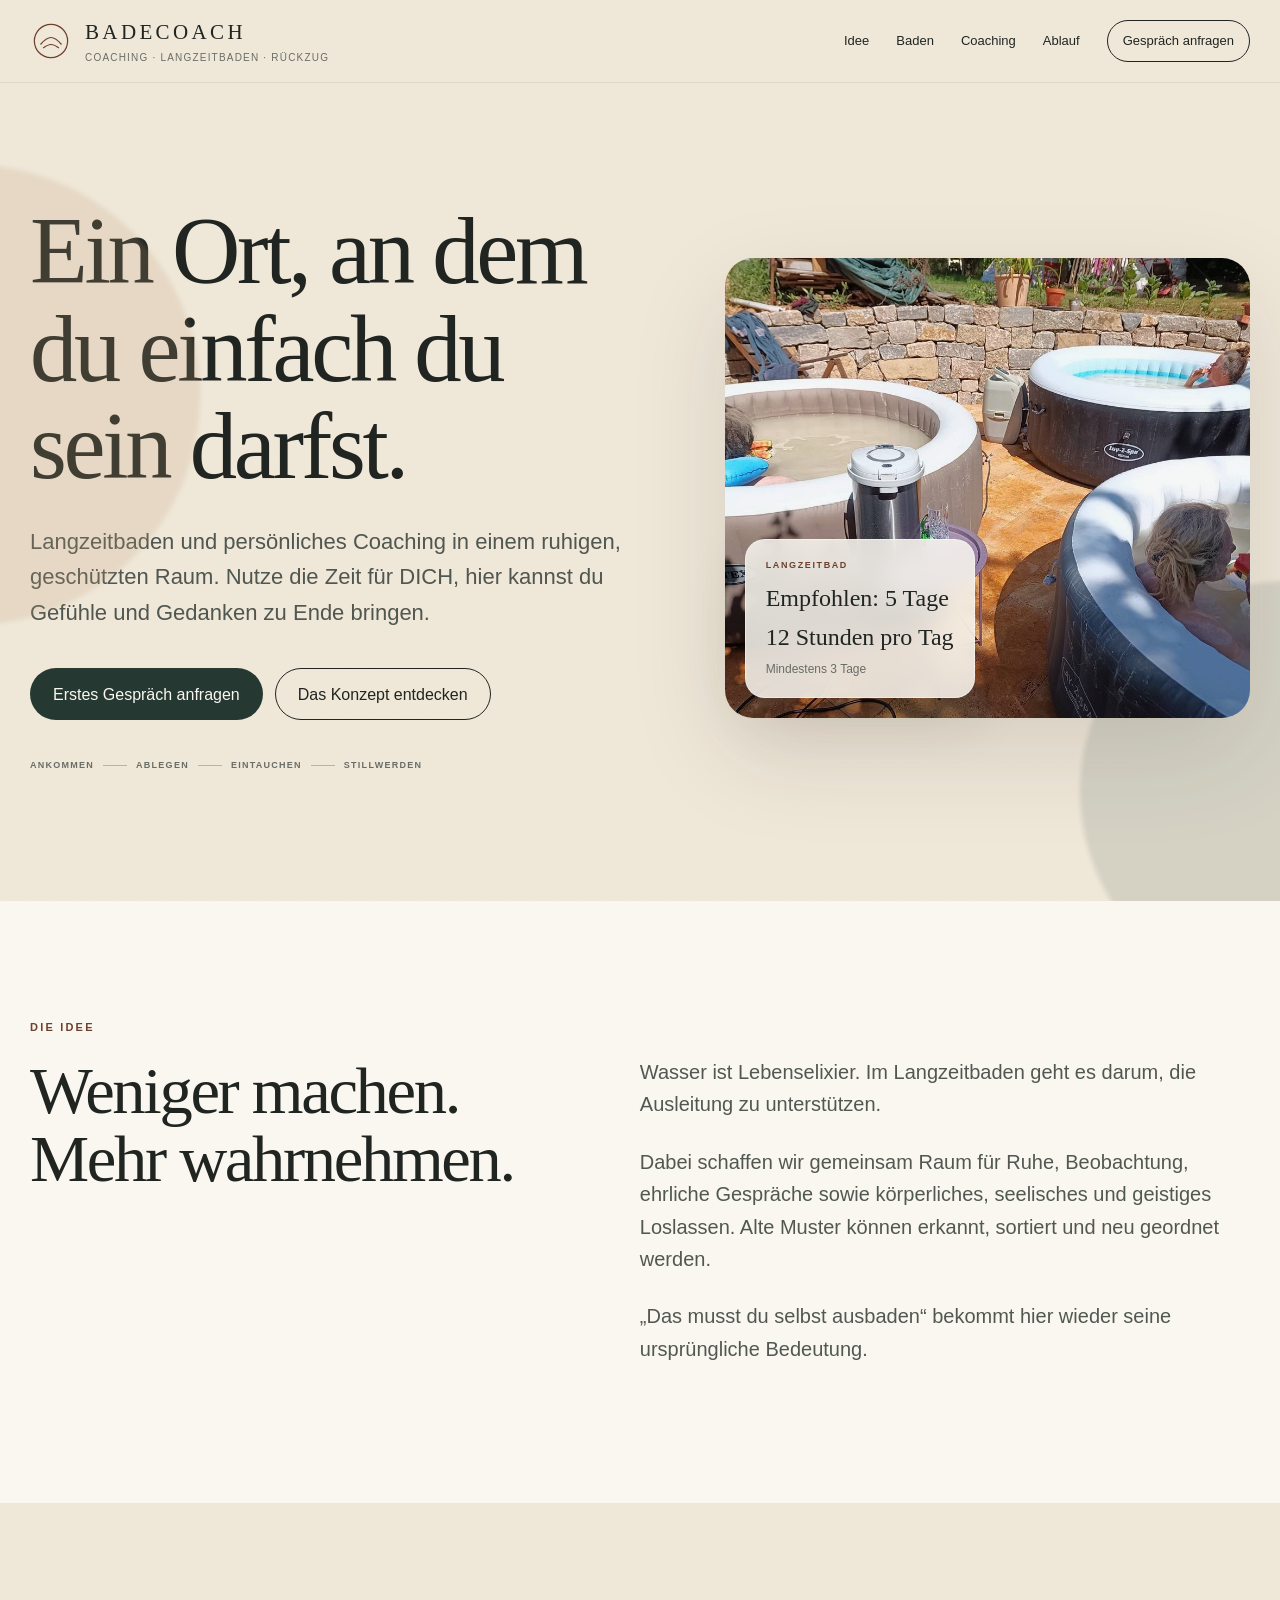
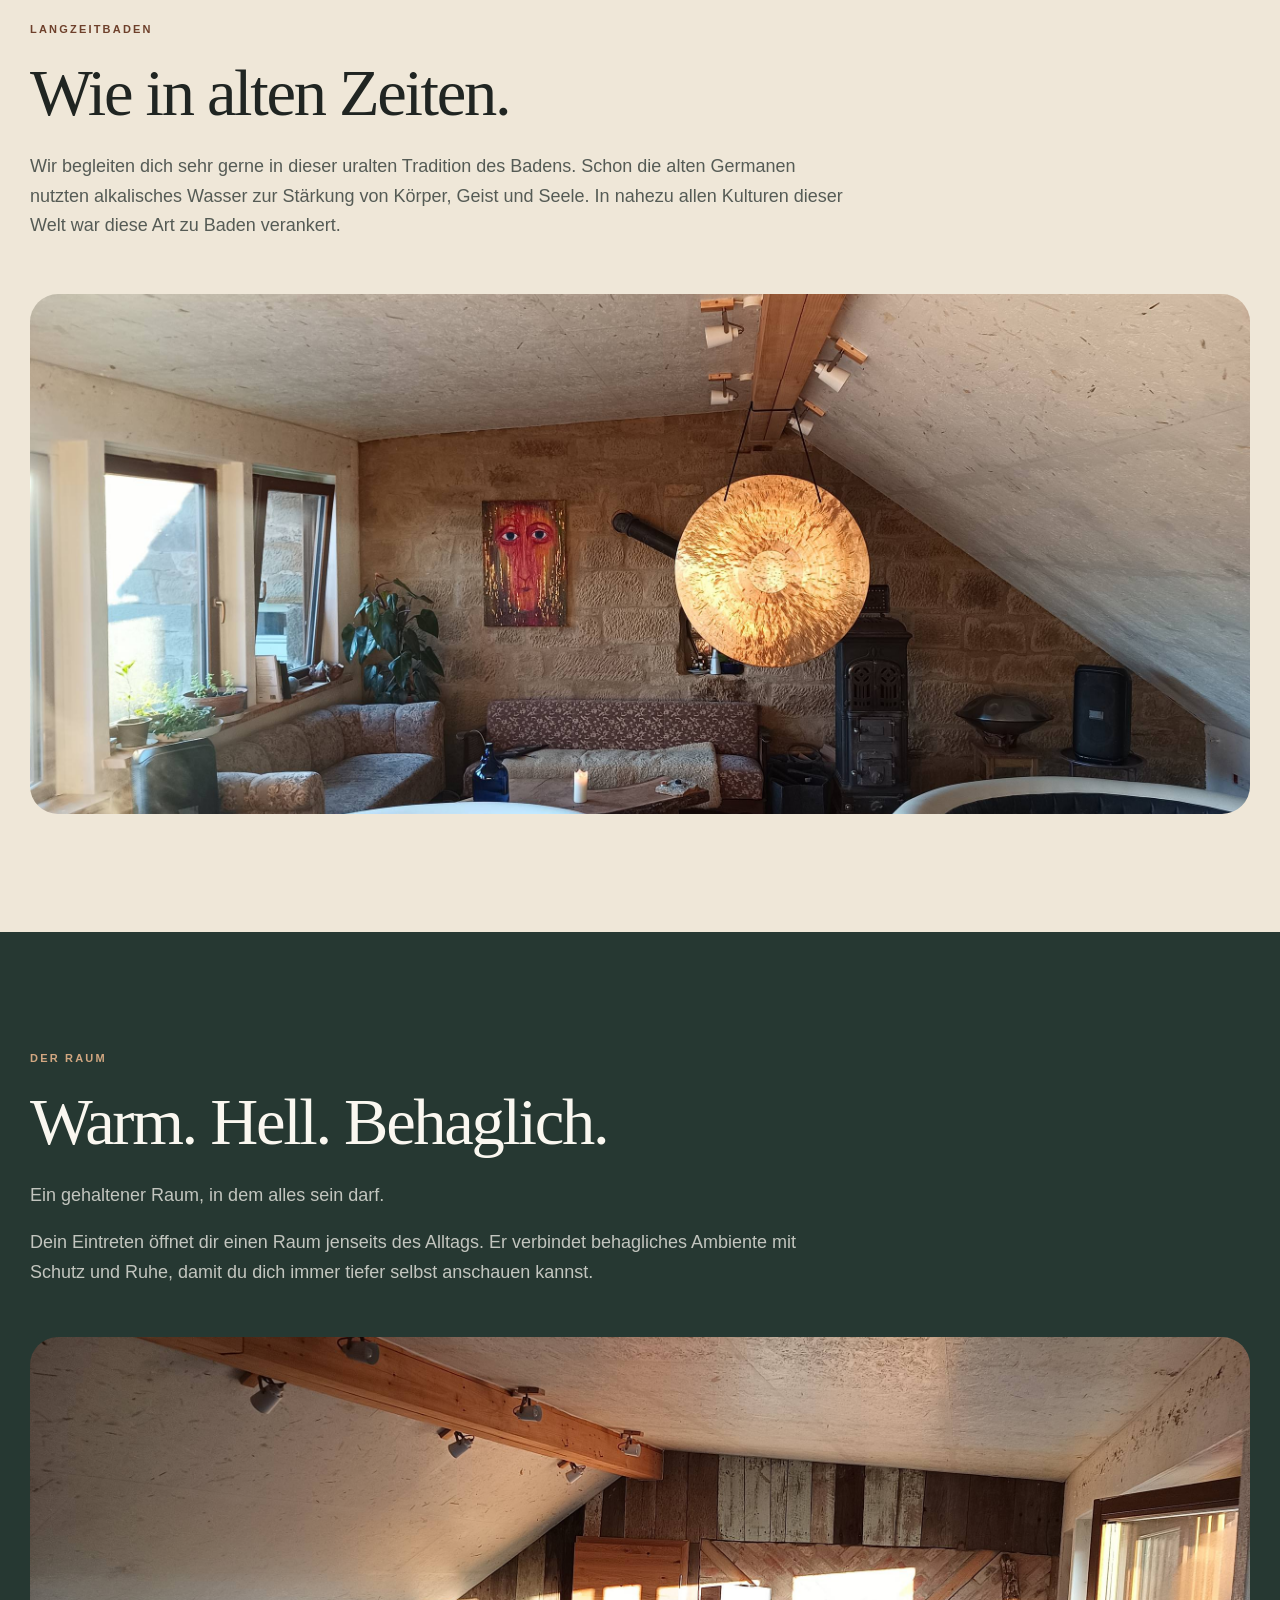
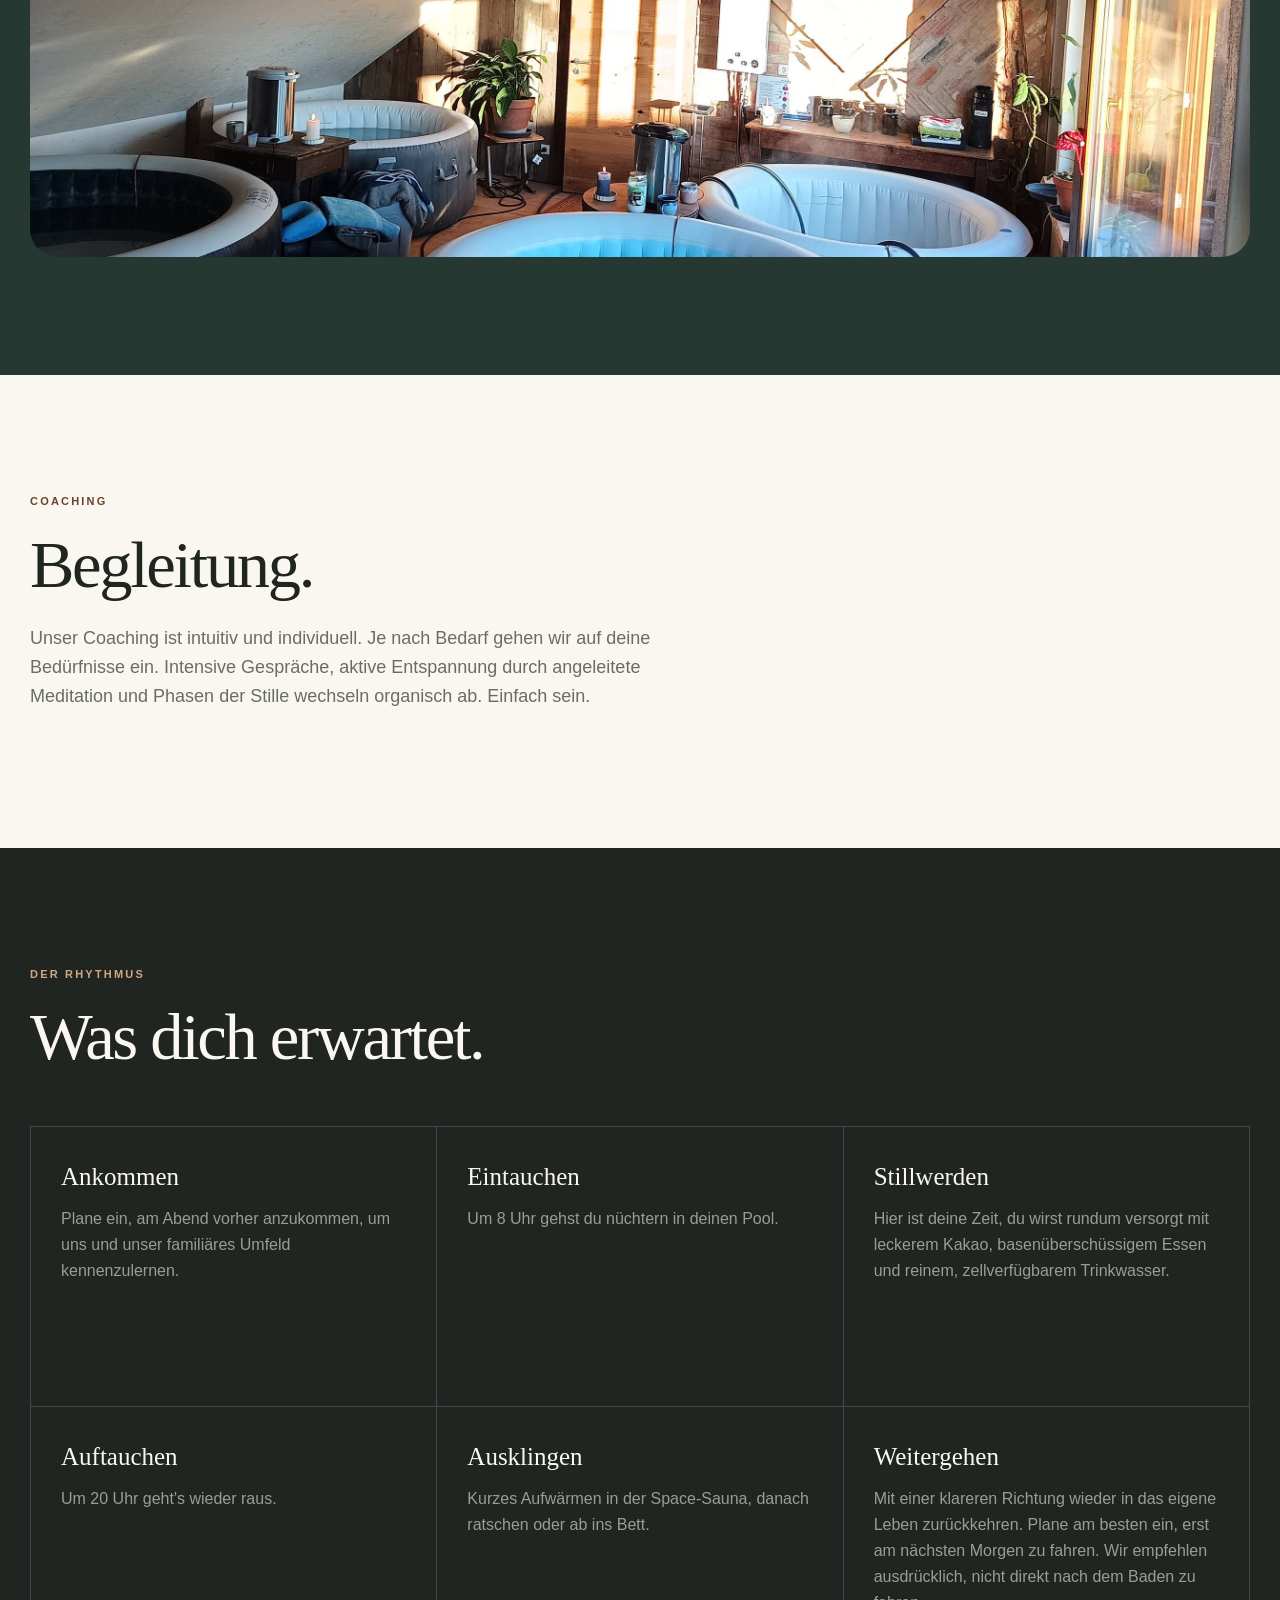
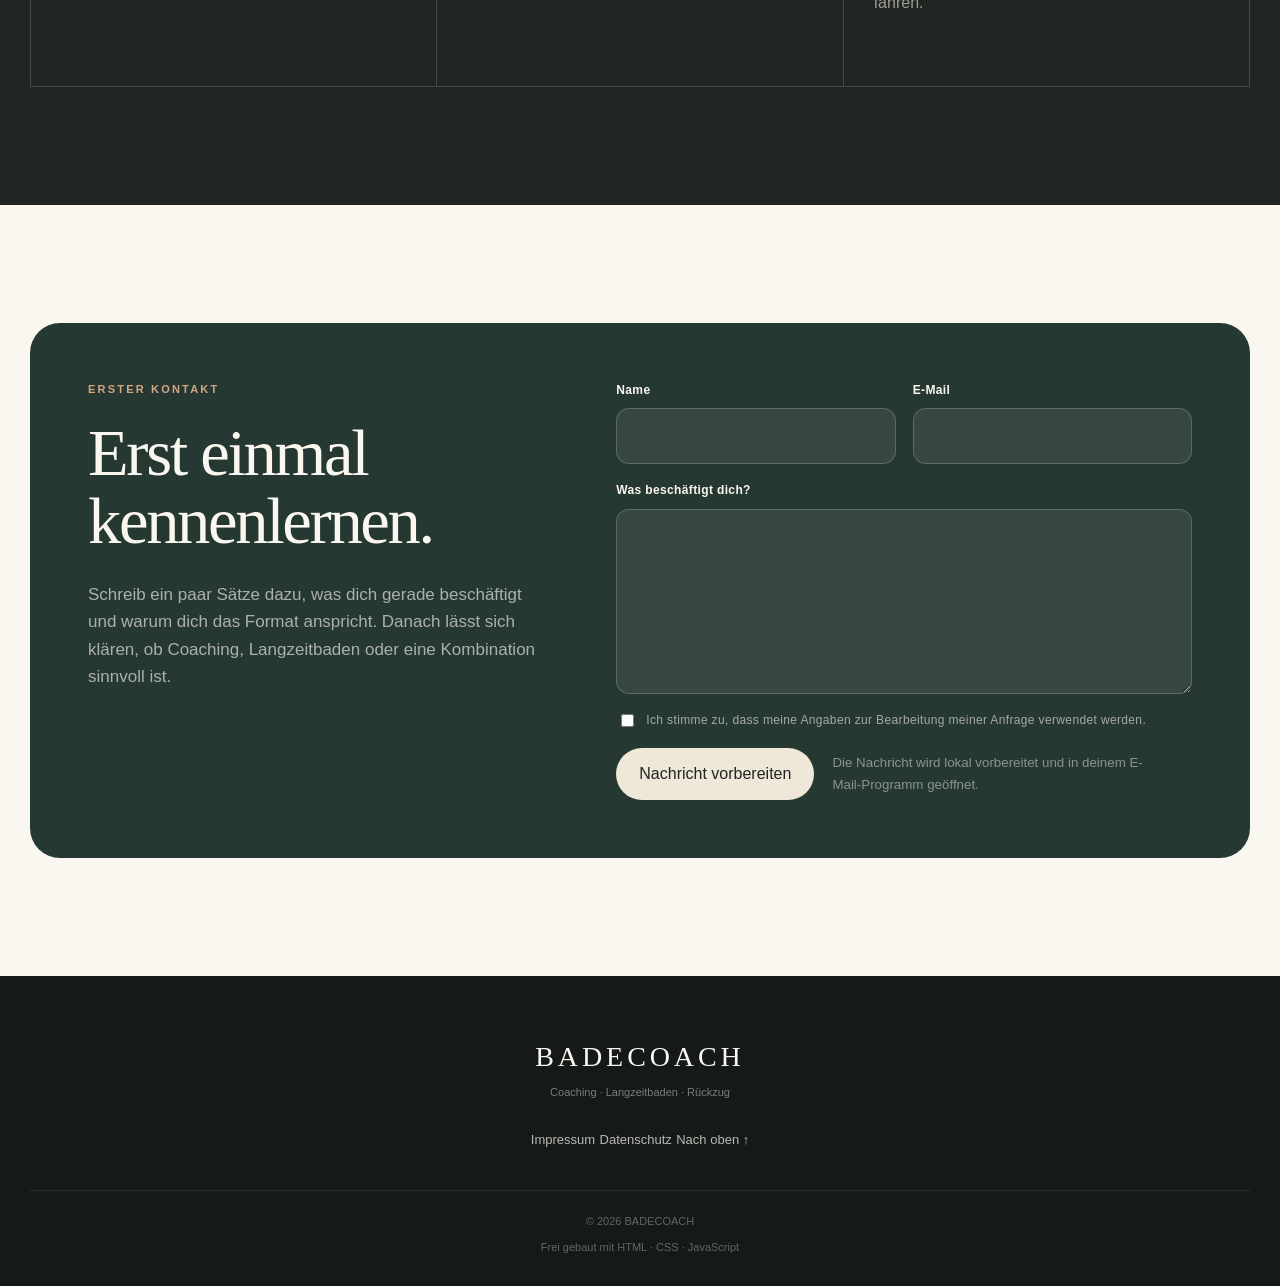
<file: index.html>
<!doctype html>
<html lang="de">
<head>
  <meta charset="utf-8">
  <meta name="viewport" content="width=device-width, initial-scale=1">
  <meta name="description" content="BADECOACH – Coaching, Langzeitbaden und Rückzug in einer ruhigen, organisch gestalteten Umgebung.">
  <meta name="theme-color" content="#efe7d8">
  <title>BADECOACH – Coaching & Langzeitbaden</title>
  <meta name="description" content="BADECOACH – das etwas andere Bad.">

<meta property="og:title" content="BADECOACH">
<meta property="og:description" content="Das etwas andere Bad.">
<meta property="og:url" content="https://badecoach.com">
<meta property="og:type" content="website">
<meta property="og:image" content="https://badecoach.com/Bilder/draussenbad.jpeg">

<meta name="twitter:card" content="summary_large_image">
<meta name="twitter:title" content="BADECOACH">
<meta name="twitter:description" content="Das etwas andere Bad.">
<meta name="twitter:image" content="https://badecoach.com/Bilder/draussenbad.jpeg">
  <link rel="stylesheet" href="styles.css">
</head>
<body id="top">
  <a class="skip-link" href="#inhalt">Zum Inhalt</a>

  <header class="site-header">
    <div class="container header-inner">
      <a class="brand" href="#top" aria-label="BADECOACH Startseite">
        <span class="brand-symbol" aria-hidden="true">
          <svg viewBox="0 0 48 48" role="img">
            <circle cx="24" cy="24" r="19"></circle>
            <path d="M12 28c5-6 9-8 12-8s7 2 12 8"></path>
            <path d="M15 32c4-3 7-4 9-4s5 1 9 4"></path>
          </svg>
        </span>
        <span class="brand-text">
          <strong>BADECOACH</strong>
          <small>Coaching · Langzeitbaden · Rückzug</small>
        </span>
      </a>

      <button class="menu-button" type="button" aria-expanded="false" aria-controls="navigation">
        Menü
      </button>

      <nav id="navigation" class="navigation" aria-label="Hauptnavigation">
        <a href="#idee">Idee</a>
        <a href="#baden">Baden</a>
        <a href="#coaching">Coaching</a>
        <a href="#ablauf">Ablauf</a>
        <a href="#kontakt" class="nav-cta">Gespräch anfragen</a>
      </nav>
    </div>
  </header>

  <main id="inhalt">
    <section class="hero">
      <div class="hero-glow hero-glow-a" aria-hidden="true"></div>
      <div class="hero-glow hero-glow-b" aria-hidden="true"></div>

      <div class="container hero-grid">
        <div class="hero-copy">
          
          <h1>Ein Ort, an dem du einfach du sein darfst.</h1>

          <p class="lead">
            Langzeitbaden und persönliches Coaching in einem ruhigen, geschützten Raum.
            Nutze die Zeit für DICH, hier kannst du Gefühle und Gedanken zu Ende bringen.
            
          </p>

          <div class="hero-actions">
            <a class="button button-primary" href="#kontakt">Erstes Gespräch anfragen</a>
            <a class="button button-secondary" href="#idee">Das Konzept entdecken</a>
          </div>

          <div class="hero-signature">
            <span>ANKOMMEN</span>
            <i></i>
            <span>ABLEGEN</span>
            <i></i>
            <span>EINTAUCHEN</span>
            <i></i>
            <span>STILLWERDEN</span>
          </div>
        </div>

        <div class="hero-art">
          <img src="Bilder/draussenbad.jpeg"
  alt="Badebereich bei BADECOACH"
  class="hero-image"
  fetchpriority="high"
  decoding="async"
>

          <div class="hero-note">
            <span class="hero-note-kicker">LANGZEITBAD</span>
            <strong>Empfohlen: 5 Tage</strong>
            <strong>12 Stunden pro Tag</strong>
            <p>Mindestens 3 Tage</p>
          </div>
        </div>
      </div>
    </section>

   <section class="section manifesto" id="idee">
  <div class="container manifesto-grid">

    <div>
      <p class="eyebrow">DIE IDEE</p>
      <h2>Weniger machen.<br>Mehr wahrnehmen.</h2>
    </div>

    <div class="manifesto-copy">
      <p>
        Wasser ist Lebenselixier. Im Langzeitbaden geht es darum,
        die Ausleitung zu unterstützen.
      </p>

      <p>
        Dabei schaffen wir gemeinsam Raum für Ruhe, Beobachtung,
        ehrliche Gespräche sowie körperliches, seelisches und geistiges Loslassen.
        Alte Muster können erkannt, sortiert und neu geordnet werden.
      </p>

      <p>
        „Das musst du selbst ausbaden“ bekommt hier wieder seine
        ursprüngliche Bedeutung.
      </p>
    </div>

  </div>
</section>

     <section class="section bath-section" id="baden">
      <div class="container">
        <div class="section-heading narrow">
          <p class="eyebrow">LANGZEITBADEN</p>
          <h2>Wie in alten Zeiten.
          </h2>
          <p>
          Wir begleiten dich sehr gerne in dieser uralten Tradition des Badens. Schon die alten Germanen
          nutzten alkalisches Wasser zur Stärkung von Körper, Geist und Seele. In nahezu allen Kulturen dieser
          Welt war diese Art zu Baden verankert.

          </p>
        </div>
<img
  src="Bilder/Gong.jpg"
  alt="Innenraum beim Langzeitbaden"
  class="bath-section-image"
  loading="lazy"
  decoding="async"
>
      </div>
    </section>


<section class="section copper-section">
  <div class="container">

    <div class="copper-copy">

      <p class="eyebrow">DER RAUM</p>

      <h2>Warm. Hell. Behaglich.</h2>

      <p>
        Ein gehaltener Raum, in dem alles sein darf.
      </p>

      <p>
        Dein Eintreten öffnet dir einen Raum jenseits des Alltags.
        Er verbindet behagliches Ambiente mit Schutz und Ruhe,
        damit du dich immer tiefer selbst anschauen kannst.
      </p>

    </div>

    <img
  src="Bilder/draussen.jpg"
  alt="Außenbereich bei BADECOACH"
  class="copper-section-image"
  loading="lazy"
  decoding="async"
>

  </div>
</section>


    <section class="section coaching-section" id="coaching">
  <div class="container">

    <div class="coaching-intro">
      <p class="eyebrow">COACHING</p>

      <h2>Begleitung.</h2>

      <p>
        Unser Coaching ist intuitiv und individuell.
        Je nach Bedarf gehen wir auf deine Bedürfnisse ein.
        Intensive Gespräche, aktive Entspannung durch angeleitete Meditation
        und Phasen der Stille wechseln organisch ab. Einfach sein.
      </p>
    </div>

  </div>
</section>

    <section class="section rhythm-section" id="ablauf">
      <div class="container">
        <div class="section-heading">
          <p class="eyebrow">DER RHYTHMUS</p>
          <h2>Was dich erwartet.</h2>
        </div>

        <div class="rhythm">
          <div class="rhythm-item">
            
            <strong>Ankommen</strong>
            <p>Plane ein, am Abend vorher anzukommen, um uns und unser familiäres Umfeld kennenzulernen.
            </p>
          </div>
          <div class="rhythm-item">
            <strong>Eintauchen</strong>
            <p>Um 8 Uhr gehst du nüchtern in deinen Pool.</p>
          </div>

           <div class="rhythm-item">
            <strong>Stillwerden</strong>
            <p>Hier ist deine Zeit, du wirst rundum versorgt mit leckerem Kakao, basenüberschüssigem Essen und reinem, zellverfügbarem Trinkwasser.</p>
          </div>

          <div class="rhythm-item">
            <strong>Auftauchen</strong>
            <p>Um 20 Uhr geht's wieder raus.</p>
          </div>

          <div class="rhythm-item">
            
            <strong>Ausklingen</strong>
            <p>Kurzes Aufwärmen in der Space-Sauna, danach ratschen oder ab ins Bett.</p>
          </div>
          <div class="rhythm-item">
            <strong>Weitergehen</strong>
            <p>Mit einer klareren Richtung wieder in das eigene Leben zurückkehren. 
              Plane am besten ein, erst am nächsten Morgen zu fahren. 
              Wir empfehlen ausdrücklich, nicht direkt nach dem Baden zu fahren.</p>
          </div>
        </div>
      </div>
    </section>

    
    <section class="section contact-section" id="kontakt">
      <div class="container contact-shell">
        <div class="contact-copy">
          <p class="eyebrow">ERSTER KONTAKT</p>
          <h2>Erst einmal kennenlernen.</h2>
          <p>
            Schreib ein paar Sätze dazu, was dich gerade beschäftigt und warum dich das Format anspricht.
            Danach lässt sich klären, ob Coaching, Langzeitbaden oder eine Kombination sinnvoll ist.
          </p>
        </div>

        <form class="contact-form" id="contactForm">
          <label>
            <span>Name</span>
            <input type="text" name="name" autocomplete="name" required>
          </label>

          <label>
            <span>E-Mail</span>
            <input type="email" name="email" autocomplete="email" required>
          </label>

          <label class="full">
            <span>Was beschäftigt dich?</span>
            <textarea name="message" rows="6" required></textarea>
          </label>

          <label class="full consent">
            <input type="checkbox" name="consent" required>
            <span>Ich stimme zu, dass meine Angaben zur Bearbeitung meiner Anfrage verwendet werden.</span>
          </label>

          <div class="full form-actions">
            <button class="button button-primary" type="submit">Nachricht vorbereiten</button>
            <small>Die Nachricht wird lokal vorbereitet und in deinem E-Mail-Programm geöffnet.</small>
          </div>
        </form>
      </div>
    </section>
  </main>

  <footer class="site-footer">
    <div class="container footer-main">
      <div class="footer-brand">
        <strong>BADECOACH</strong>
        <span>Coaching · Langzeitbaden · Rückzug</span>
      </div>
      <div class="footer-links">
        <a href="impressum.html">Impressum</a>
        <a href="datenschutz.html">Datenschutz</a>
        <a href="#top">Nach oben ↑</a>
      </div>
    </div>
    <div class="container footer-bottom">
      <span>© <span id="year"></span> BADECOACH</span>
      <span>Frei gebaut mit HTML · CSS · JavaScript</span>
    </div>
  </footer>

  <script src="script.js"></script>
</body>
</html>
</file>
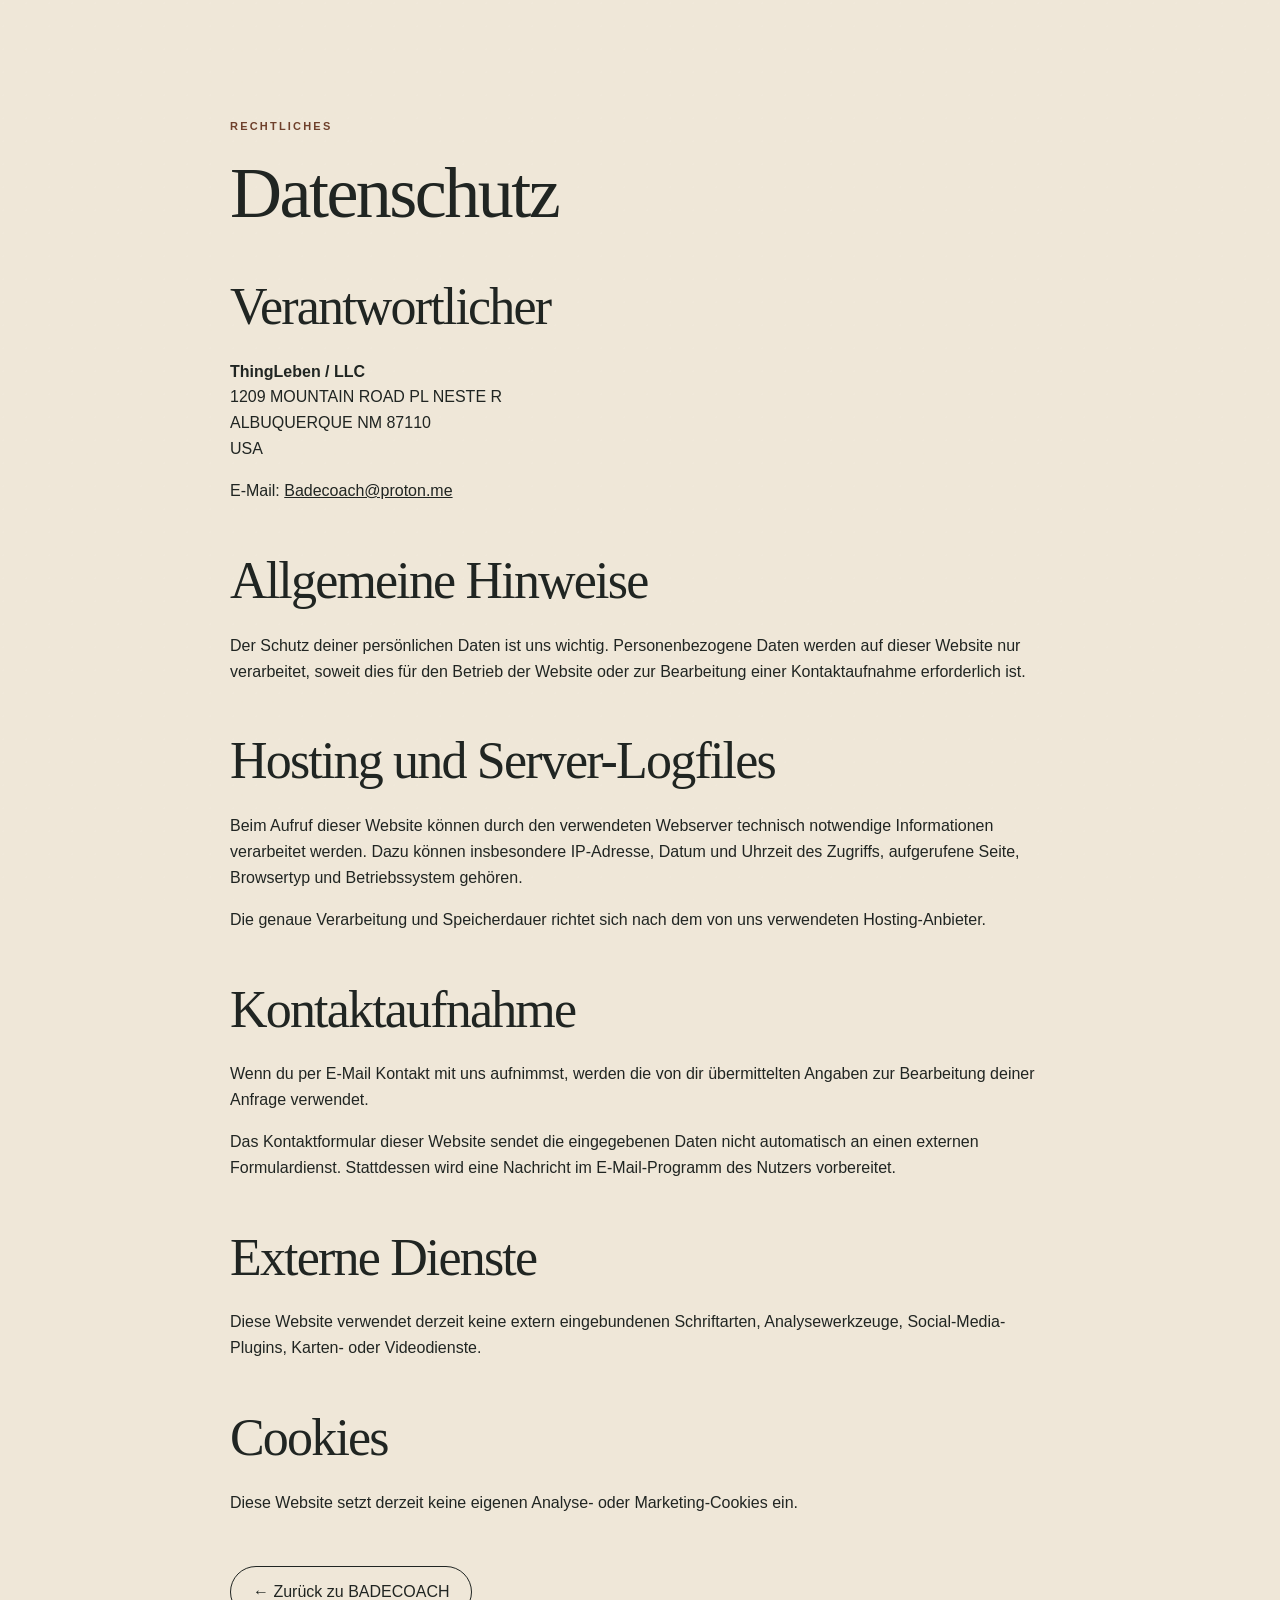
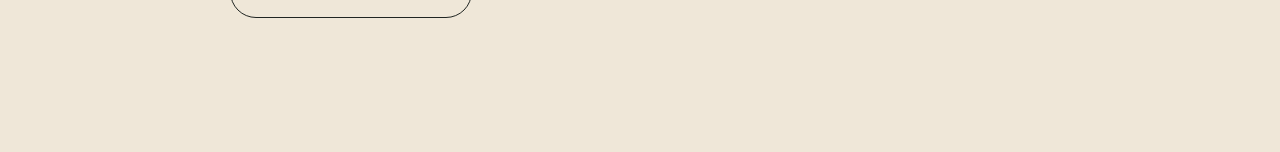
<file: datenschutz.html>
<!doctype html>
<html lang="de">

<head>
  <meta charset="utf-8">
  <meta name="viewport" content="width=device-width, initial-scale=1">

  <title>Datenschutz – BADECOACH</title>

  <link rel="stylesheet" href="styles.css">
</head>

<body>

  <main class="section">

    <div class="container" style="max-width:820px">

      <p class="eyebrow">RECHTLICHES</p>

      <h1 style="font-size:clamp(44px,7vw,72px)">
        Datenschutz
      </h1>

      <h2 style="font-size:clamp(32px,5vw,52px); margin-top:50px;">
        Verantwortlicher
      </h2>

      <p>
        <strong>ThingLeben / LLC</strong><br>
        1209 MOUNTAIN ROAD PL NESTE R<br>
        ALBUQUERQUE NM 87110<br>
        USA
      </p>

      <p>
        E-Mail:
        <a href="mailto:Badecoach@proton.me">
          Badecoach@proton.me
        </a>
      </p>


      <h2 style="font-size:clamp(32px,5vw,52px); margin-top:50px;">
        Allgemeine Hinweise
      </h2>

      <p>
        Der Schutz deiner persönlichen Daten ist uns wichtig.
        Personenbezogene Daten werden auf dieser Website nur verarbeitet,
        soweit dies für den Betrieb der Website oder zur Bearbeitung
        einer Kontaktaufnahme erforderlich ist.
      </p>


      <h2 style="font-size:clamp(32px,5vw,52px); margin-top:50px;">
        Hosting und Server-Logfiles
      </h2>

      <p>
        Beim Aufruf dieser Website können durch den verwendeten Webserver
        technisch notwendige Informationen verarbeitet werden.
        Dazu können insbesondere IP-Adresse, Datum und Uhrzeit des Zugriffs,
        aufgerufene Seite, Browsertyp und Betriebssystem gehören.
      </p>

      <p>
        Die genaue Verarbeitung und Speicherdauer richtet sich nach dem
        von uns verwendeten Hosting-Anbieter.
      </p>


      <h2 style="font-size:clamp(32px,5vw,52px); margin-top:50px;">
        Kontaktaufnahme
      </h2>

      <p>
        Wenn du per E-Mail Kontakt mit uns aufnimmst, werden die von dir
        übermittelten Angaben zur Bearbeitung deiner Anfrage verwendet.
      </p>

      <p>
        Das Kontaktformular dieser Website sendet die eingegebenen Daten
        nicht automatisch an einen externen Formulardienst.
        Stattdessen wird eine Nachricht im E-Mail-Programm des Nutzers
        vorbereitet.
      </p>


      <h2 style="font-size:clamp(32px,5vw,52px); margin-top:50px;">
        Externe Dienste
      </h2>

      <p>
        Diese Website verwendet derzeit keine extern eingebundenen
        Schriftarten, Analysewerkzeuge, Social-Media-Plugins,
        Karten- oder Videodienste.
      </p>


      <h2 style="font-size:clamp(32px,5vw,52px); margin-top:50px;">
        Cookies
      </h2>

      <p>
        Diese Website setzt derzeit keine eigenen Analyse- oder
        Marketing-Cookies ein.
      </p>


      <p style="margin-top:50px;">
        <a class="button button-secondary" href="index.html">
          ← Zurück zu BADECOACH
        </a>
      </p>

    </div>

  </main>

</body>

</html>
</file>
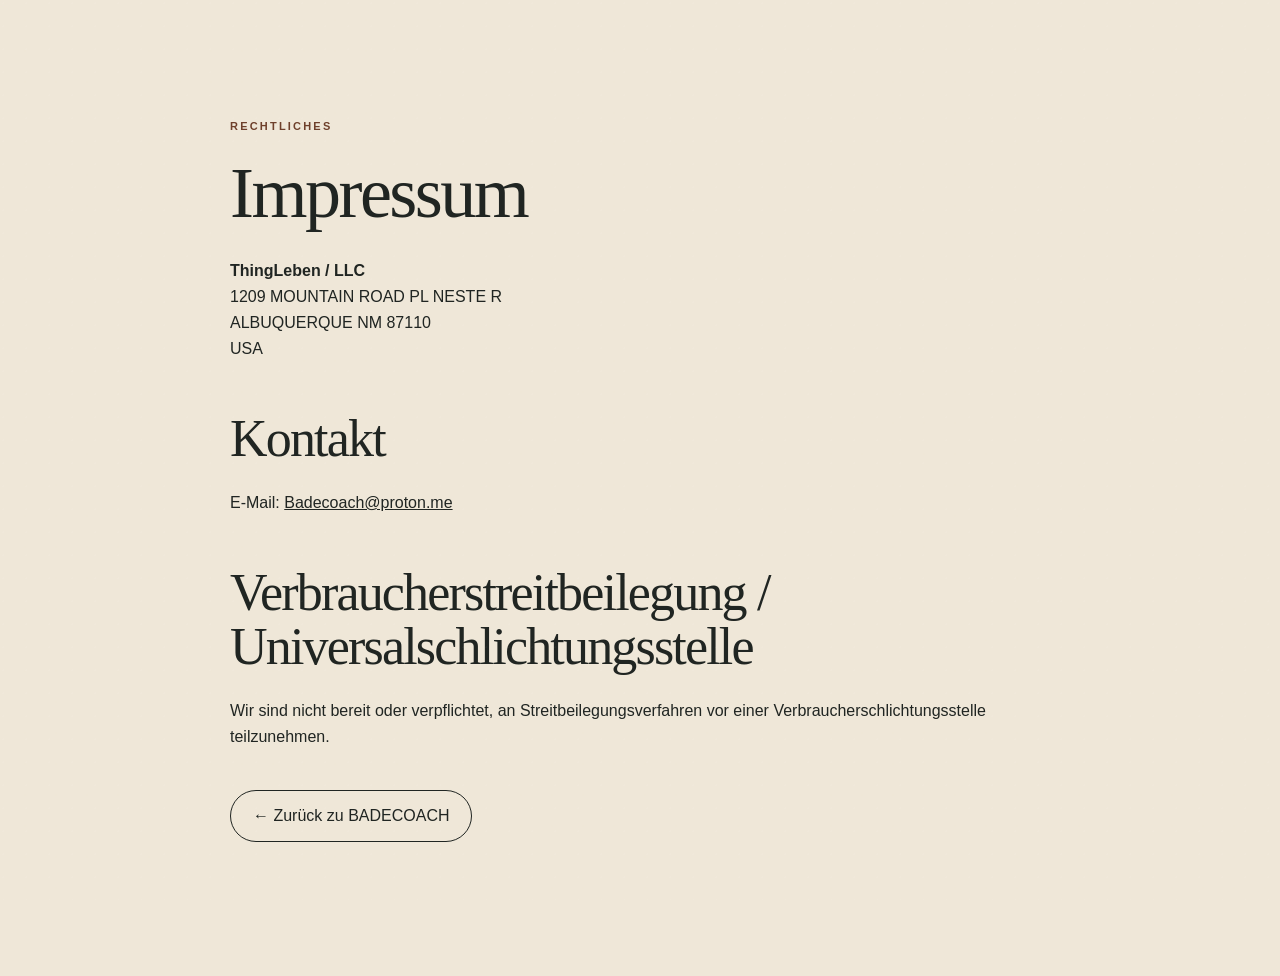
<file: impressum.html>
<!doctype html>
<html lang="de">
<head>
  <meta charset="utf-8">
  <meta name="viewport" content="width=device-width, initial-scale=1">
  <title>Impressum – BADECOACH</title>
  <link rel="stylesheet" href="styles.css">
</head>

<body>

  <main class="section">
    <div class="container" style="max-width:820px">

      <p class="eyebrow">RECHTLICHES</p>

      <h1 style="font-size:clamp(44px,7vw,72px);">
        Impressum
      </h1>

      <p>
        <strong>ThingLeben / LLC</strong><br>
        1209 MOUNTAIN ROAD PL NESTE R<br>
        ALBUQUERQUE NM 87110<br>
        USA
      </p>

      <h2 style="font-size:clamp(32px,5vw,52px); margin-top:50px;">
        Kontakt
      </h2>

      <p>
        E-Mail:
        <a href="mailto:Badecoach@proton.me">
          Badecoach@proton.me
        </a>
      </p>

      <h2 style="font-size:clamp(32px,5vw,52px); margin-top:50px;">
        Verbraucherstreitbeilegung / Universalschlichtungsstelle
      </h2>

      <p>
        Wir sind nicht bereit oder verpflichtet, an Streitbeilegungsverfahren
        vor einer Verbraucherschlichtungsstelle teilzunehmen.
      </p>

      <p style="margin-top:40px;">
        <a class="button button-secondary" href="index.html">
          ← Zurück zu BADECOACH
        </a>
      </p>

    </div>
  </main>

</body>
</html>
</file>
<file: styles.css>
:root {
  --sand: #efe7d8;
  --cream: #faf7f0;
  --ink: #202522;
  --muted: #696d67;
  --copper-dark: #6e402b;
  --green-dark: #263832;
  --line: rgba(32, 37, 34, .14);
  --light-line: rgba(255, 255, 255, .16);
  --container: 1220px;
  --shadow: 0 36px 100px rgba(44, 37, 29, .12);
}

/* ========================================
   GRUNDEINSTELLUNGEN
======================================== */

* {
  box-sizing: border-box;
}

html {
  scroll-behavior: smooth;
}

body {
  margin: 0;
  background: var(--sand);
  color: var(--ink);
  font-family:
    Inter,
    ui-sans-serif,
    -apple-system,
    BlinkMacSystemFont,
    "Segoe UI",
    sans-serif;
  line-height: 1.62;
}

body::before {
  content: "";
  position: fixed;
  inset: 0;
  pointer-events: none;
  opacity: .16;
  background-image:
    radial-gradient(
      circle at 15% 15%,
      rgba(255, 255, 255, .65) 0 1px,
      transparent 1px
    ),
    radial-gradient(
      circle at 80% 65%,
      rgba(70, 55, 40, .18) 0 1px,
      transparent 1px
    );
  background-size: 23px 23px, 31px 31px;
  mix-blend-mode: soft-light;
}

a {
  color: inherit;
}

button,
input,
textarea {
  font: inherit;
}

svg {
  display: block;
}

img {
  max-width: 100%;
}


/* ========================================
   BARRIEREFREIHEIT
======================================== */

.skip-link {
  position: absolute;
  left: -9999px;
  top: 12px;
}

.skip-link:focus {
  left: 12px;
  z-index: 999;
  padding: 10px 14px;
  border-radius: 999px;
  background: var(--cream);
}


/* ========================================
   GRUNDLAYOUT
======================================== */

.container {
  width: min(calc(100% - 44px), var(--container));
  margin-inline: auto;
}

.section {
  padding: 118px 0;
}

/* Sticky Header beim Anklicken der Menüpunkte berücksichtigen */
section[id] {
  scroll-margin-top: 100px;
}


/* ========================================
   HEADER
======================================== */

.site-header {
  position: sticky;
  top: 0;
  z-index: 80;

  border-bottom: 1px solid rgba(32, 37, 34, .08);

  background: rgba(239, 231, 216, .86);

  backdrop-filter: blur(20px);
}

.header-inner {
  min-height: 82px;

  display: flex;
  align-items: center;
  justify-content: space-between;

  gap: 28px;
}

.brand {
  display: inline-flex;
  align-items: center;

  gap: 13px;

  text-decoration: none;
}

.brand-symbol {
  width: 42px;
  height: 42px;
}

.brand-symbol svg {
  width: 100%;
  height: 100%;

  fill: none;

  stroke: var(--copper-dark);
  stroke-width: 1.4;
}

.brand-text strong,
.brand-text small {
  display: block;
}

.brand-text strong {
  font-family: Georgia, "Times New Roman", serif;

  font-size: 21px;
  font-weight: 500;

  letter-spacing: .16em;
}

.brand-text small {
  margin-top: 1px;

  color: var(--muted);

  font-size: 10px;

  letter-spacing: .12em;

  text-transform: uppercase;
}


/* ========================================
   NAVIGATION
======================================== */

.navigation {
  display: flex;
  align-items: center;

  gap: 27px;
}

.navigation a {
  font-size: 13px;

  text-decoration: none;
}

.nav-cta {
  padding: 9px 15px;

  border: 1px solid var(--ink);

  border-radius: 999px;
}

.menu-button {
  display: none;

  padding: 8px 13px;

  border: 1px solid var(--line);

  border-radius: 999px;

  background: transparent;
}


/* ========================================
   TYPOGRAFIE
======================================== */

.eyebrow {
  margin: 0 0 20px;

  color: var(--copper-dark);

  font-size: 11px;
  font-weight: 800;

  letter-spacing: .2em;
}

h1,
h2 {
  margin-top: 0;

  font-family: Georgia, "Times New Roman", serif;

  font-weight: 500;

  letter-spacing: -.035em;

  line-height: 1.03;
}

h1 {
  max-width: 850px;

  margin-bottom: 28px;

  font-size: clamp(58px, 7.4vw, 102px);
}

h2 {
  margin-bottom: 25px;

  font-size: clamp(42px, 5.2vw, 70px);
}

p {
  margin-top: 0;
}


/* ========================================
   HERO / STARTSEITE
======================================== */

.hero {
  position: relative;

  min-height: calc(100vh - 82px);

  display: flex;
  align-items: center;

  overflow: hidden;

  padding: 88px 0 96px;
}

.hero-grid {
  display: grid;

  grid-template-columns: 1.08fr .92fr;

  gap: 78px;

  align-items: center;
}

.lead {
  max-width: 760px;

  color: #505650;

  font-size: clamp(18px, 2vw, 22px);
}


/* Buttons */

.hero-actions {
  display: flex;
  flex-wrap: wrap;

  gap: 12px;

  margin: 38px 0;
}

.button {
  min-height: 52px;

  display: inline-flex;
  align-items: center;
  justify-content: center;

  padding: 0 22px;

  border: 1px solid transparent;

  border-radius: 999px;

  cursor: pointer;

  text-decoration: none;

  transition:
    transform .2s ease,
    background-color .2s ease;
}

.button-primary {
  background: var(--green-dark);

  color: var(--cream);
}

.button-primary:hover {
  transform: translateY(-1px);

  background: #1d2b27;
}

.button-secondary {
  border-color: var(--ink);
}

.button-secondary:hover {
  background: rgba(255, 255, 255, .32);
}


/* Ankommen – Ablegen – Eintauchen */

.hero-signature {
  display: flex;
  align-items: center;
  flex-wrap: wrap;

  gap: 9px;

  color: var(--muted);

  font-size: 9px;
  font-weight: 700;

  letter-spacing: .14em;
}

.hero-signature i {
  width: 24px;
  height: 1px;

  background: rgba(32, 37, 34, .26);
}


/* Hero Bild */

.hero-art {
  position: relative;
}

.hero-image {
  width: 100%;
  height: 460px;

  object-fit: cover;

  display: block;

  border-radius: 28px;

  box-shadow: var(--shadow);
}


/* Infobox auf dem Bild */

.hero-note {
  position: absolute;

  left: 20px;
  bottom: 20px;

  width: fit-content;
  max-width: calc(100% - 40px);

  padding: 18px 20px;

  border: 1px solid rgba(255, 255, 255, .42);
  border-radius: 20px;

  background: rgba(250, 247, 240, .86);

  box-shadow: 0 18px 60px rgba(53, 42, 31, .12);

  backdrop-filter: blur(13px);
}

.hero-note-kicker {
  display: block;

  margin-bottom: 6px;

  color: var(--copper-dark);

  font-size: 9px;
  font-weight: 800;

  letter-spacing: .18em;
}

.hero-note strong {
  display: block;

  font-family: Georgia, "Times New Roman", serif;

  font-size: 24px;
  font-weight: 500;
}

.hero-note p {
  margin: 3px 0 0;

  color: var(--muted);

  font-size: 12px;
}


/* Hintergrund-Licht */

.hero-glow {
  position: absolute;

  border-radius: 50%;

  pointer-events: none;

  filter: blur(2px);
}

.hero-glow-a {
  width: 460px;
  height: 460px;

  left: -260px;
  top: 10%;

  background:
    rgba(194, 158, 119, .2);
}

.hero-glow-b {
  width: 420px;
  height: 420px;

  right: -220px;
  bottom: -100px;

  background:
    rgba(68, 95, 86, .15);
}


/* ========================================
   DIE IDEE
======================================== */

.manifesto {
  background: var(--cream);
}

.manifesto-grid {
  display: grid;

  grid-template-columns: .92fr 1.08fr;

  gap: 90px;
}

.manifesto-copy {
  padding-top: 37px;

  color: #515852;

  font-size: 20px;
}

.manifesto-copy p + p {
  margin-top: 25px;
}


/* ========================================
   LANGZEITBADEN
======================================== */

.bath-section {
  background: var(--sand);
}

.section-heading {
  margin-bottom: 54px;
}

.section-heading.narrow {
  max-width: 900px;
}

.section-heading > p:not(.eyebrow) {
  max-width: 820px;

  color: #555b55;

  font-size: 18px;
}

.bath-section-image {
  width: 100%;
  height: 520px;

  object-fit: cover;

  display: block;

  border-radius: 28px;
}


/* ========================================
   DER RAUM
======================================== */

.copper-section {
  background: var(--green-dark);

  color: var(--cream);
}

.copper-section .eyebrow {
  color: #d2a781;
}

.copper-copy {
  max-width: 820px;
}

.copper-copy > p:not(.eyebrow) {
  color: rgba(250, 247, 240, .74);

  font-size: 18px;
}

.copper-section-image {
  width: 100%;
  height: 520px;

  object-fit: cover;

  display: block;

  margin-top: 50px;

  border-radius: 28px;
}


/* ========================================
   COACHING
======================================== */

.coaching-section {
  background: var(--cream);
}

.coaching-intro {
  max-width: 820px;
}

.coaching-intro > p:not(.eyebrow) {
  max-width: 680px;

  color: var(--muted);

  font-size: 18px;
}


/* ========================================
   DER RHYTHMUS / ABLAUF
======================================== */

.rhythm-section {
  background: var(--ink);

  color: var(--cream);
}

.rhythm-section .eyebrow {
  color: #d2a781;
}

.rhythm {
  display: grid;

  grid-template-columns: repeat(3, 1fr);

  border-top: 1px solid var(--light-line);
  border-left: 1px solid var(--light-line);
}

.rhythm-item {
  min-height: 280px;

  padding: 30px;

  border-right:
    1px solid var(--light-line);

  border-bottom:
    1px solid var(--light-line);
}

.rhythm-item strong {
  display: block;

  margin-bottom: 9px;

  font-family: Georgia, "Times New Roman", serif;

  font-size: 25px;
  font-weight: 500;
}

.rhythm-item p {
  margin: 0;

  color: rgba(250, 247, 240, .57);
}


/* ========================================
   KONTAKT
======================================== */

.contact-section {
  background: var(--cream);
}

.contact-shell {
  display: grid;

  grid-template-columns:
    .88fr 1.12fr;

  gap: 76px;

  padding: 58px;

  border-radius: 30px;

  background: var(--green-dark);

  color: var(--cream);
}

.contact-shell .eyebrow {
  color: #d2a781;
}

.contact-copy > p:not(.eyebrow) {
  max-width: 540px;

  color: rgba(250, 247, 240, .63);

  font-size: 17px;
}


/* Kontaktformular */

.contact-form {
  display: grid;

  grid-template-columns:
    1fr 1fr;

  gap: 17px;
}

.contact-form label {
  display: grid;

  gap: 8px;
}

.contact-form label > span {
  font-size: 12px;
  font-weight: 700;

  letter-spacing: .03em;
}

.contact-form input[type="text"],
.contact-form input[type="email"],
.contact-form textarea {
  width: 100%;

  padding: 14px 15px;

  border:
    1px solid rgba(250, 247, 240, .2);

  border-radius: 13px;

  outline: 0;

  background:
    rgba(250, 247, 240, .08);

  color: var(--cream);
}

.contact-form input:focus,
.contact-form textarea:focus {
  border-color: #d2a781;

  box-shadow:
    0 0 0 3px rgba(210, 167, 129, .12);
}

.contact-form textarea {
  resize: vertical;
}

.full {
  grid-column: 1 / -1;
}

.consent {
  grid-template-columns:
    22px 1fr !important;

  align-items: start;

  color:
    rgba(250, 247, 240, .6);
}

.consent > span {
  font-weight: 400 !important;
}

.form-actions {
  display: flex;

  flex-wrap: wrap;

  align-items: center;

  gap: 18px;
}

.contact-form .button-primary {
  background: var(--sand);

  color: var(--ink);
}

.form-actions small {
  max-width: 320px;

  color:
    rgba(250, 247, 240, .48);
}


/* ========================================
   FOOTER
======================================== */

.site-footer {
  padding: 58px 0 30px;

  background: #151a18;

  color: var(--cream);
}

.footer-main {
  display: flex;
  flex-direction: column;
  align-items: center;
  justify-content: center;

  gap: 24px;

  text-align: center;
}

.footer-brand strong {
  display: block;

  font-family:
    Georgia,
    "Times New Roman",
    serif;

  font-size: 28px;
  font-weight: 500;

  letter-spacing: .14em;
}

.footer-brand span {
  display: block;

  margin-top: 5px;

  color:
    rgba(250, 247, 240, .45);

  font-size: 11px;
}

.footer-main {
  display: flex;
  flex-direction: column;
  align-items: center;
  justify-content: center;

  gap: 24px;

  text-align: center;
}

.footer-links a {
  color:
    rgba(250, 247, 240, .72);

  font-size: 13px;

  text-decoration: none;
}

.footer-bottom {
  margin-top: 38px;
  padding-top: 22px;

  display: flex;
  flex-direction: column;
  align-items: center;
  justify-content: center;

  gap: 8px;

  text-align: center;

  border-top:
    1px solid rgba(250, 247, 240, .09);

  color:
    rgba(250, 247, 240, .34);

  font-size: 11px;
}


/* ========================================
   TABLET
======================================== */

@media (max-width: 960px) {

  .menu-button {
    display: inline-flex;
  }

  .navigation {
    display: none;

    position: absolute;

    left: 22px;
    right: 22px;
    top: 72px;

    padding: 18px;

    flex-direction: column;

    align-items: stretch;

    border: 1px solid var(--line);

    border-radius: 18px;

    background: var(--cream);

    box-shadow: var(--shadow);
  }

  .navigation.is-open {
    display: flex;
  }

  .hero {
    min-height: auto;

    padding-top: 70px;
  }

  .hero-grid,
  .manifesto-grid,
  .contact-shell {
    grid-template-columns: 1fr;

    gap: 50px;
  }

  .rhythm {
    grid-template-columns:
      1fr 1fr;
  }

  .contact-shell {
    padding: 42px;
  }
}


/* ========================================
   SMARTPHONE
======================================== */

@media (max-width: 640px) {

  .container {
    width: min(calc(100% - 28px), var(--container));
  }

  .header-inner {
    min-height: 70px;
  }

  .brand-text small {
    display: none;
  }

  .brand-text strong {
    font-size: 18px;
  }

  h1 {
    font-size: clamp(46px, 13vw, 60px);
  }

  h2 {
    font-size: clamp(36px, 10vw, 50px);
  }

  /* Alle normalen Bereiche kompakter */
  .section {
    padding: 62px 0;
  }

  /* Startbereich */
  .hero {
    min-height: auto;
    padding: 55px 0 65px;
  }

  .hero-grid {
    gap: 38px;
  }

  .hero-actions {
    margin: 30px 0;
  }

  .hero-image {
    height: 350px;
  }



  .hero-note {
    left: 14px;
    right: auto;
    bottom: 14px;

    width: fit-content;
    max-width: calc(100% - 28px);
  }



  /* Idee */
  .manifesto-grid {
    gap: 28px;
  }

  .manifesto-copy {
    padding-top: 0;
  }

  /* Langzeitbaden */
  .section-heading {
    margin-bottom: 34px;
  }

  .bath-section-image,
  .copper-section-image {
    height: 320px;
  }

  /* Raum */
  .copper-section-image {
    margin-top: 35px;
  }

  /* Ablauf */
  .rhythm {
    grid-template-columns: 1fr;
  }

  .rhythm-item {
    min-height: auto;
    padding: 26px 24px;
  }

  /* Kontakt – deutlich weniger Leerraum */
  .contact-section {
    padding: 38px 0;
  }

  .contact-shell {
    padding: 30px 22px;
    gap: 32px;
  }

  .contact-form {
    grid-template-columns: 1fr;
    gap: 14px;
  }

  .contact-form > * {
    grid-column: 1 / -1;
  }

  .form-actions {
    gap: 12px;
  }

  .form-actions .button {
    width: 100%;
  }

  /* Footer */
  .site-footer {
    padding: 42px 0 24px;
  }

  .footer-main,
  .footer-bottom {
    flex-direction: column;
  }
}


/* ========================================
   REDUZIERTE BEWEGUNG
======================================== */

@media (prefers-reduced-motion: reduce) {

  html {
    scroll-behavior: auto;
  }

  *,
  *::before,
  *::after {
    transition-duration:
      .01ms !important;
  }
}
</file>
